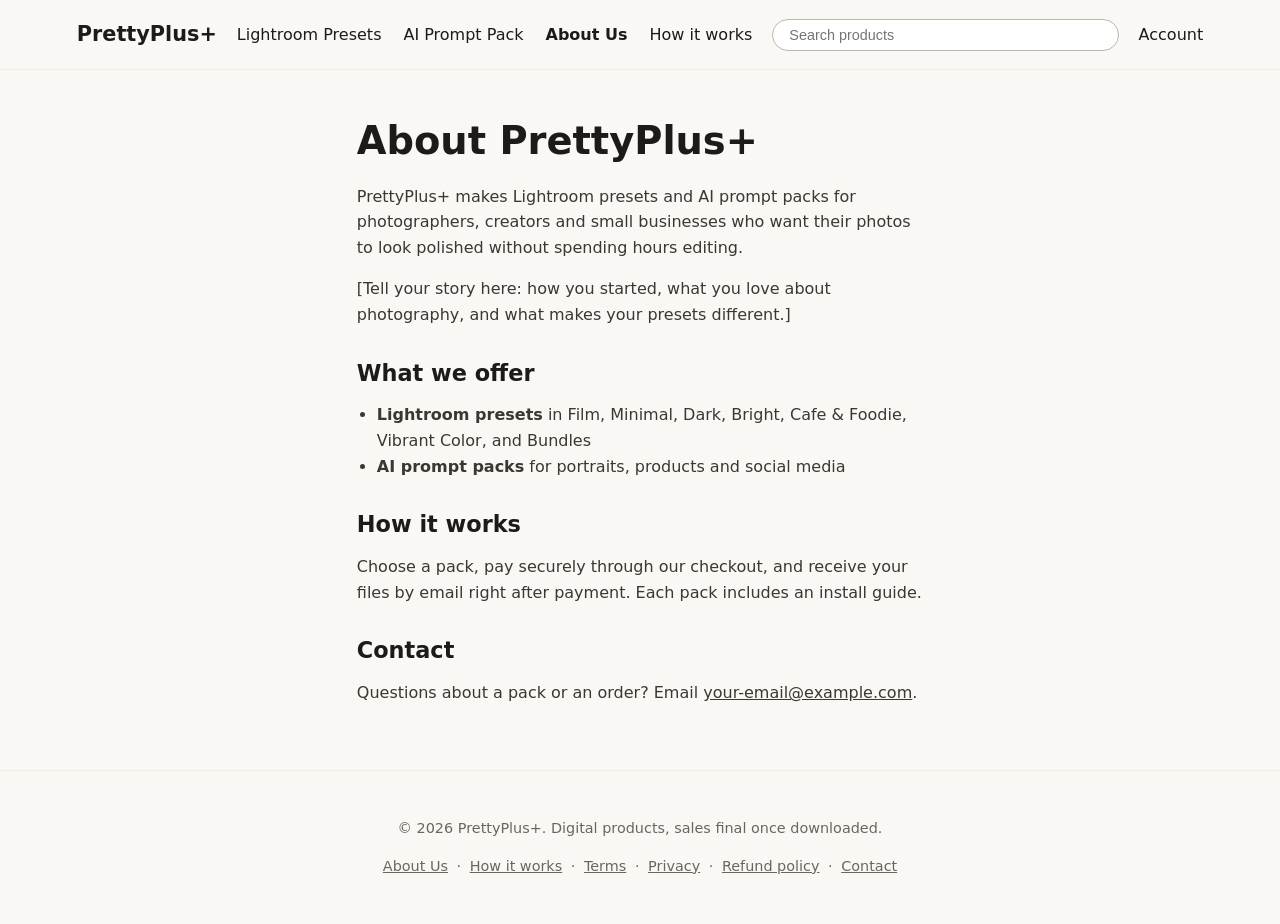
<file: about.html>
<!DOCTYPE html>
<html lang="en">
<head>
  <meta charset="UTF-8">
  <meta name="viewport" content="width=device-width, initial-scale=1.0">
  <title>About Us | PrettyPlus+</title>
  <meta name="description" content="About PrettyPlus+, Lightroom presets and AI prompt packs for creators.">
  <link rel="stylesheet" href="style.css">
</head>
<body>

<header class="site-header">
  <a href="index.html" class="logo">PrettyPlus+</a>
  <nav class="main-nav">
    <a href="presets.html">Lightroom Presets</a>
    <a href="prompts.html">AI Prompt Pack</a>
    <a href="about.html" class="active">About Us</a>
    <a href="how-it-works.html">How it works</a>
  </nav>
  <form class="search" action="index.html" method="get" role="search">
    <input type="search" name="q" id="search-input" placeholder="Search products" aria-label="Search products">
  </form>
  <a href="https://prettyplusmy.lemonsqueezy.com/billing" class="account-link">Account</a>
</header>

<section class="about">
  <h1>About PrettyPlus+</h1>

  <!-- Replace this text with your own story -->
  <p>PrettyPlus+ makes Lightroom presets and AI prompt packs for photographers, creators and small businesses who want their photos to look polished without spending hours editing.</p>
  <p>[Tell your story here: how you started, what you love about photography, and what makes your presets different.]</p>

  <h2>What we offer</h2>
  <ul>
    <li><strong>Lightroom presets</strong> in Film, Minimal, Dark, Bright, Cafe &amp; Foodie, Vibrant Color, and Bundles</li>
    <li><strong>AI prompt packs</strong> for portraits, products and social media</li>
  </ul>

  <h2>How it works</h2>
  <p>Choose a pack, pay securely through our checkout, and receive your files by email right after payment. Each pack includes an install guide.</p>

  <h2>Contact</h2>
  <p>Questions about a pack or an order? Email <a href="mailto:your-email@example.com">your-email@example.com</a>.</p>
</section>

<footer class="site-footer">
  <p>&copy; 2026 PrettyPlus+. Digital products, sales final once downloaded.</p>
  <p><a href="about.html">About Us</a> &middot; <a href="how-it-works.html">How it works</a> &middot; <a href="#">Terms</a> &middot; <a href="#">Privacy</a> &middot; <a href="#">Refund policy</a> &middot; <a href="#">Contact</a></p>
</footer>

</body>
</html>
</file>
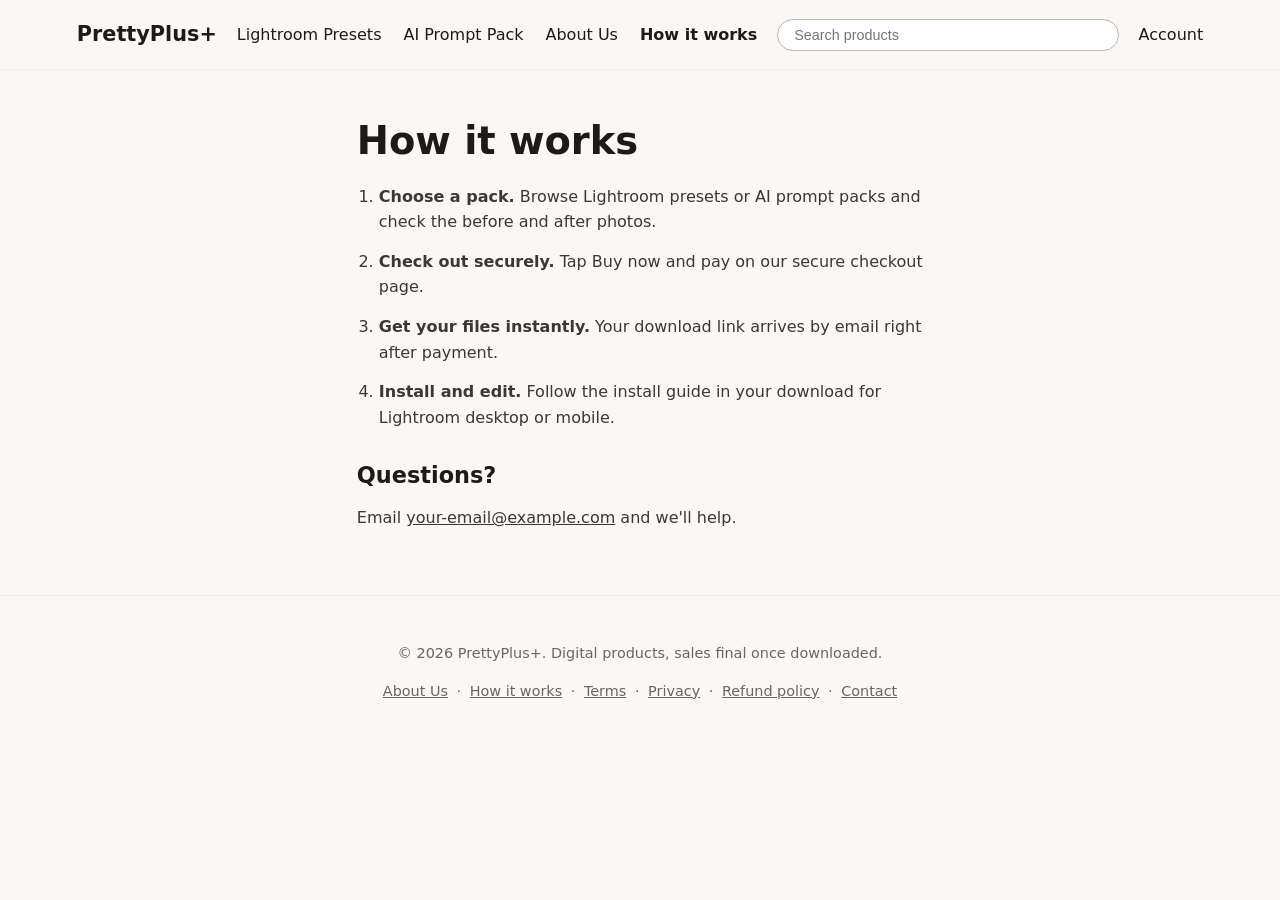
<file: how-it-works.html>
<!DOCTYPE html>
<html lang="en">
<head>
  <meta charset="UTF-8">
  <meta name="viewport" content="width=device-width, initial-scale=1.0">
  <title>How it works | PrettyPlus+</title>
  <meta name="description" content="How to buy, download and install PrettyPlus+ Lightroom presets and prompt packs.">
  <link rel="stylesheet" href="style.css">
</head>
<body>

<header class="site-header">
  <a href="index.html" class="logo">PrettyPlus+</a>
  <nav class="main-nav">
    <a href="presets.html">Lightroom Presets</a>
    <a href="prompts.html">AI Prompt Pack</a>
    <a href="about.html">About Us</a>
    <a href="how-it-works.html" class="active">How it works</a>
  </nav>
  <form class="search" action="index.html" method="get" role="search">
    <input type="search" name="q" placeholder="Search products" aria-label="Search products">
  </form>
  <a href="https://prettyplusmy.lemonsqueezy.com/billing" class="account-link">Account</a>
</header>

<section class="about">
  <h1>How it works</h1>
  <ol class="steps">
    <li><strong>Choose a pack.</strong> Browse Lightroom presets or AI prompt packs and check the before and after photos.</li>
    <li><strong>Check out securely.</strong> Tap Buy now and pay on our secure checkout page.</li>
    <li><strong>Get your files instantly.</strong> Your download link arrives by email right after payment.</li>
    <li><strong>Install and edit.</strong> Follow the install guide in your download for Lightroom desktop or mobile.</li>
  </ol>

  <h2>Questions?</h2>
  <p>Email <a href="mailto:your-email@example.com">your-email@example.com</a> and we'll help.</p>
</section>

<footer class="site-footer">
  <p>&copy; 2026 PrettyPlus+. Digital products, sales final once downloaded.</p>
  <p><a href="about.html">About Us</a> &middot; <a href="how-it-works.html">How it works</a> &middot; <a href="#">Terms</a> &middot; <a href="#">Privacy</a> &middot; <a href="#">Refund policy</a> &middot; <a href="#">Contact</a></p>
</footer>

</body>
</html>
</file>
<file: style.css>
/* ---------- Base ---------- */
:root {
  --bg: #faf8f5;
  --bg-alt: #f1ede7;
  --ink: #1d1b19;
  --muted: #6b655e;
  --accent: #b5673a;
  --radius: 12px;
}
* { box-sizing: border-box; }
body {
  margin: 0;
  font-family: system-ui, -apple-system, "Segoe UI", Roboto, sans-serif;
  color: var(--ink);
  background: var(--bg);
  line-height: 1.6;
}
img { max-width: 100%; display: block; }
a { color: inherit; }
h1, h2, h3 { line-height: 1.2; margin: 0 0 0.5em; }

/* ---------- Header ---------- */
.site-header {
  display: flex; justify-content: space-between; align-items: center;
  flex-wrap: wrap; gap: 12px; padding: 18px 6%;
  border-bottom: 1px solid var(--bg-alt);
}
.logo { font-weight: 700; font-size: 1.3rem; text-decoration: none; }
.site-header nav a {
  margin-left: 18px; text-decoration: none; color: var(--muted);
}
.site-header nav a:hover, .site-header nav a.active { color: var(--ink); font-weight: 600; }

/* ---------- Buttons ---------- */
.btn {
  display: inline-block; background: var(--ink); color: #fff;
  padding: 12px 24px; border-radius: 999px; text-decoration: none;
  font-weight: 600; border: none; cursor: pointer; font-size: 1rem;
}
.btn:hover { background: var(--accent); }
.btn.small { padding: 8px 16px; font-size: 0.9rem; }
.btn.big { padding: 16px 32px; font-size: 1.1rem; }
.btn.disabled, .btn.disabled:hover { background: #bdb6ad; cursor: not-allowed; }

/* ---------- Home ---------- */
.hero { text-align: center; padding: 72px 6% 40px; }
.hero h1 { font-size: clamp(2rem, 5vw, 3.2rem); max-width: 720px; margin: 0 auto 16px; }
.hero p { color: var(--muted); max-width: 560px; margin: 0 auto; font-size: 1.1rem; }

.shop-choice {
  display: grid; grid-template-columns: repeat(auto-fit, minmax(280px, 1fr));
  gap: 24px; max-width: 1000px; margin: 0 auto; padding: 24px 6% 56px;
}
.choice-card {
  background: #fff; border-radius: var(--radius); padding: 40px 32px;
  text-decoration: none; box-shadow: 0 2px 12px rgba(0,0,0,0.06);
  display: flex; flex-direction: column; align-items: flex-start; gap: 10px;
  transition: transform 0.2s ease, box-shadow 0.2s ease;
}
.choice-card:hover { transform: translateY(-4px); box-shadow: 0 8px 24px rgba(0,0,0,0.1); }
.choice-card h2 { font-size: 1.8rem; margin: 0; }
.choice-card p { color: var(--muted); margin: 0 0 12px; }
.choice-label {
  font-size: 0.8rem; text-transform: uppercase; letter-spacing: 0.08em; color: var(--accent);
}

/* ---------- Page title ---------- */
.page-title { text-align: center; padding: 48px 6% 16px; }
.page-title h1 { font-size: 2.4rem; }
.page-title p { color: var(--muted); }

/* ---------- Category tabs ---------- */
.cat-tabs {
  display: flex; gap: 10px; overflow-x: auto; padding: 12px 6% 16px;
  justify-content: flex-start; scrollbar-width: none;
}
.cat-tabs::-webkit-scrollbar { display: none; }
.cat-tabs button {
  flex: 0 0 auto; border: 1px solid #d6cfc6; background: #fff; color: var(--ink);
  padding: 10px 18px; border-radius: 999px; cursor: pointer; font-size: 0.95rem;
}
.cat-tabs button.active { background: var(--ink); color: #fff; border-color: var(--ink); }

/* ---------- Swipe track ---------- */
.swipe-track {
  display: flex; overflow-x: auto; scroll-snap-type: x mandatory;
  scroll-behavior: smooth; -webkit-overflow-scrolling: touch;
  scrollbar-width: none;
}
.swipe-track::-webkit-scrollbar { display: none; }
.swipe-panel {
  flex: 0 0 100%; scroll-snap-align: start; padding: 24px 6% 64px;
}
.swipe-panel h2 { text-align: center; font-size: 1.9rem; margin-bottom: 24px; }

.grid {
  display: grid; grid-template-columns: repeat(auto-fit, minmax(240px, 1fr));
  gap: 28px; max-width: 1100px; margin: 0 auto;
}
.card {
  background: #fff; border-radius: var(--radius); padding: 16px;
  text-align: center; box-shadow: 0 2px 10px rgba(0,0,0,0.05);
}
.card img, .card .placeholder {
  width: 100%; aspect-ratio: 1 / 1; object-fit: cover;
  border-radius: 8px; margin-bottom: 12px;
}
.card .placeholder { background: var(--bg-alt); }
.card h3 { font-size: 1.15rem; margin-bottom: 4px; }
.price { font-weight: 700; color: var(--accent); margin: 4px 0 12px; }
.coming-soon .price { color: var(--muted); font-weight: 400; }

/* ---------- Signup ---------- */
.free-offer { text-align: center; padding: 56px 6%; background: var(--bg-alt); }
.free-offer h2 { font-size: 2rem; }
.free-offer p { color: var(--muted); }
.signup {
  display: flex; gap: 8px; justify-content: center; flex-wrap: wrap; margin-top: 20px;
}
.signup input {
  padding: 12px 16px; border: 1px solid #ccc; border-radius: 999px;
  min-width: 240px; font-size: 1rem;
}

/* ---------- About ---------- */
.about { max-width: 720px; margin: 0 auto; padding: 48px 6%; }
.about h1 { font-size: 2.4rem; }
.about h2 { font-size: 1.4rem; margin-top: 32px; }
.about p, .about li { color: #3b3733; }
.about ul { padding-left: 20px; }

/* ---------- Product page ---------- */
.product { max-width: 900px; margin: 0 auto; padding: 40px 6%; }
.product h1 { font-size: 2.2rem; margin-bottom: 24px; }

/* Before / after slider */
.compare {
  position: relative; width: 100%; aspect-ratio: 4 / 3; overflow: hidden;
  border-radius: var(--radius); margin-bottom: 28px; user-select: none;
}
.compare img {
  position: absolute; inset: 0; width: 100%; height: 100%; object-fit: cover;
}
.compare .before {
  clip-path: inset(0 calc(100% - var(--pos, 50%)) 0 0);
}
.compare .handle {
  position: absolute; inset: 0; width: 100%; height: 100%;
  opacity: 0; margin: 0; cursor: ew-resize; z-index: 2;
}
.compare::after {
  content: ""; position: absolute; top: 0; bottom: 0;
  left: var(--pos, 50%); width: 3px; background: #fff;
  transform: translateX(-50%); pointer-events: none; z-index: 1;
  box-shadow: 0 0 6px rgba(0,0,0,0.3);
}
.compare .label {
  position: absolute; top: 12px; z-index: 1; background: rgba(0,0,0,0.55);
  color: #fff; font-size: 0.8rem; padding: 4px 10px; border-radius: 999px;
  pointer-events: none;
}
.compare .label-before { left: 12px; }
.compare .label-after { right: 12px; }

/* Buy box */
.buy-box {
  background: #fff; border-radius: var(--radius); padding: 28px;
  text-align: center; margin-top: 16px; box-shadow: 0 2px 12px rgba(0,0,0,0.06);
}
.buy-box .price { font-size: 1.6rem; }
.includes { list-style: none; padding: 0; margin: 0 0 20px; color: var(--muted); }
.includes li { padding: 4px 0; }
.fine-print { font-size: 0.85rem; color: var(--muted); margin-top: 12px; }

/* Prompt samples */
.sample-grid {
  display: grid; grid-template-columns: repeat(auto-fit, minmax(220px, 1fr));
  gap: 16px; margin-bottom: 28px;
}
.sample-grid img { border-radius: 8px; width: 100%; aspect-ratio: 1 / 1; object-fit: cover; }
.section-intro { text-align: center; color: var(--muted); margin-bottom: 32px; }

/* ---------- Footer ---------- */
.site-footer {
  text-align: center; padding: 32px 6%; color: var(--muted);
  font-size: 0.9rem; border-top: 1px solid var(--bg-alt);
}
.site-footer a { margin: 0 4px; }

/* ---------- Mobile ---------- */
@media (max-width: 600px) {
  .hero { padding: 52px 6% 28px; }
  .site-header nav a { margin-left: 12px; }
  .choice-card { padding: 32px 24px; }
}


/* ---------- Header: nav, search, account ---------- */
.site-header { flex-wrap: nowrap; gap: 20px; }
.main-nav { display: flex; gap: 22px; flex: 0 1 auto; }
.site-header .main-nav a { color: var(--ink); text-decoration: none; margin: 0; white-space: nowrap; }
.site-header .main-nav a:hover, .site-header .main-nav a.active { font-weight: 600; color: var(--ink); }
.search { flex: 1 1 200px; max-width: 360px; margin-left: auto; }
.search input {
  width: 100%; padding: 7px 16px; border: 1px solid #bdb6ad; border-radius: 999px;
  font-size: 0.9rem; background: #fff;
}
.account-link { text-decoration: none; color: var(--ink); white-space: nowrap; }
.account-link:hover { color: var(--accent); }

/* ---------- Home toggle ---------- */
.toggle { display: flex; gap: 14px; justify-content: center; flex-wrap: wrap; margin-top: 28px; }
.toggle-btn {
  min-width: 270px; padding: 12px 24px; border-radius: 999px;
  border: 2px solid var(--ink); background: #fff; color: var(--ink);
  font-size: 1rem; font-weight: 600; cursor: pointer;
  transition: background 0.15s ease;
}
.toggle-btn:hover { background: #eef6ff; }
.toggle-btn.active { background: #bfdcff; }

/* ---------- Home product grid ---------- */
.product-section { padding: 8px 6% 56px; }
.product-grid {
  display: grid; grid-template-columns: repeat(auto-fill, minmax(230px, 1fr));
  gap: 24px; max-width: 1100px; margin: 0 auto;
}
.product-card {
  position: relative; display: block; aspect-ratio: 1 / 1;
  border-radius: 16px; overflow: hidden; background: #d9d2c8;
  box-shadow: 0 6px 16px rgba(0,0,0,0.15); text-decoration: none;
  transition: transform 0.2s ease, box-shadow 0.2s ease;
}
a.product-card:hover { transform: translateY(-4px); box-shadow: 0 10px 22px rgba(0,0,0,0.2); }
.product-card img {
  position: absolute; inset: 0; width: 100%; height: 100%; object-fit: cover;
}
.product-card::after {
  content: ""; position: absolute; inset: 0;
  background: linear-gradient(to top, rgba(0,0,0,0.55), rgba(0,0,0,0) 45%);
  pointer-events: none;
}
.badge {
  position: absolute; top: 10px; right: 10px; z-index: 1;
  background: rgba(255,255,255,0.8); color: #333; font-size: 0.7rem;
  padding: 3px 10px; border-radius: 999px;
}
.card-text {
  position: absolute; left: 14px; right: 14px; bottom: 12px; z-index: 1;
  display: flex; flex-direction: column; color: #fff;
}
.card-name { font-weight: 700; font-size: 1.05rem; }
.card-price { font-size: 0.85rem; opacity: 0.9; }
.product-card.soon { cursor: default; }
.product-card.soon img { filter: grayscale(0.4); opacity: 0.85; }
.no-results { text-align: center; color: var(--muted); margin-top: 24px; }

/* ---------- How it works ---------- */
.steps { padding-left: 22px; }
.steps li { margin-bottom: 14px; color: #3b3733; }

/* ---------- Header on small screens ---------- */
@media (max-width: 900px) {
  .site-header { flex-wrap: wrap; }
  .main-nav { order: 3; width: 100%; overflow-x: auto; gap: 18px; padding-bottom: 4px; }
  .search { order: 2; flex: 1 1 140px; }
  .account-link { order: 2; }
  .toggle-btn { min-width: 0; flex: 1 1 100%; }
}
</file>
